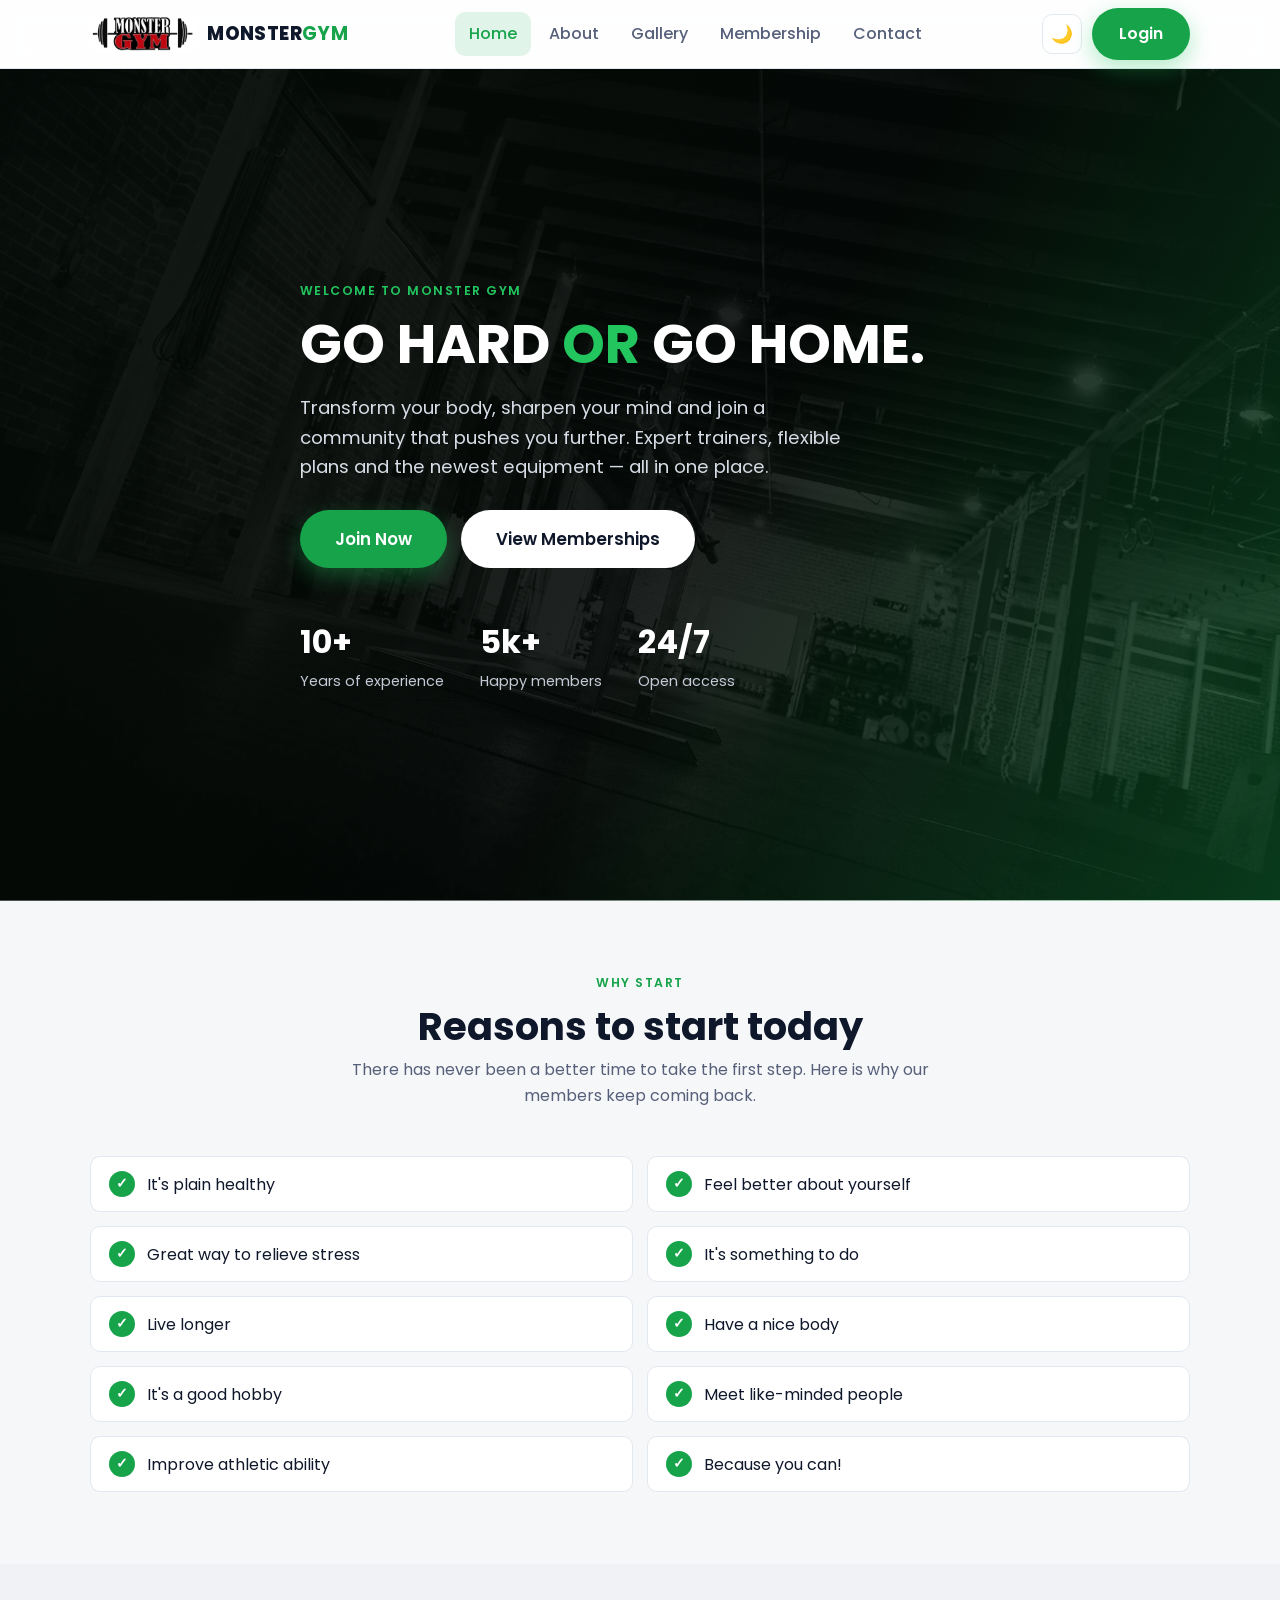
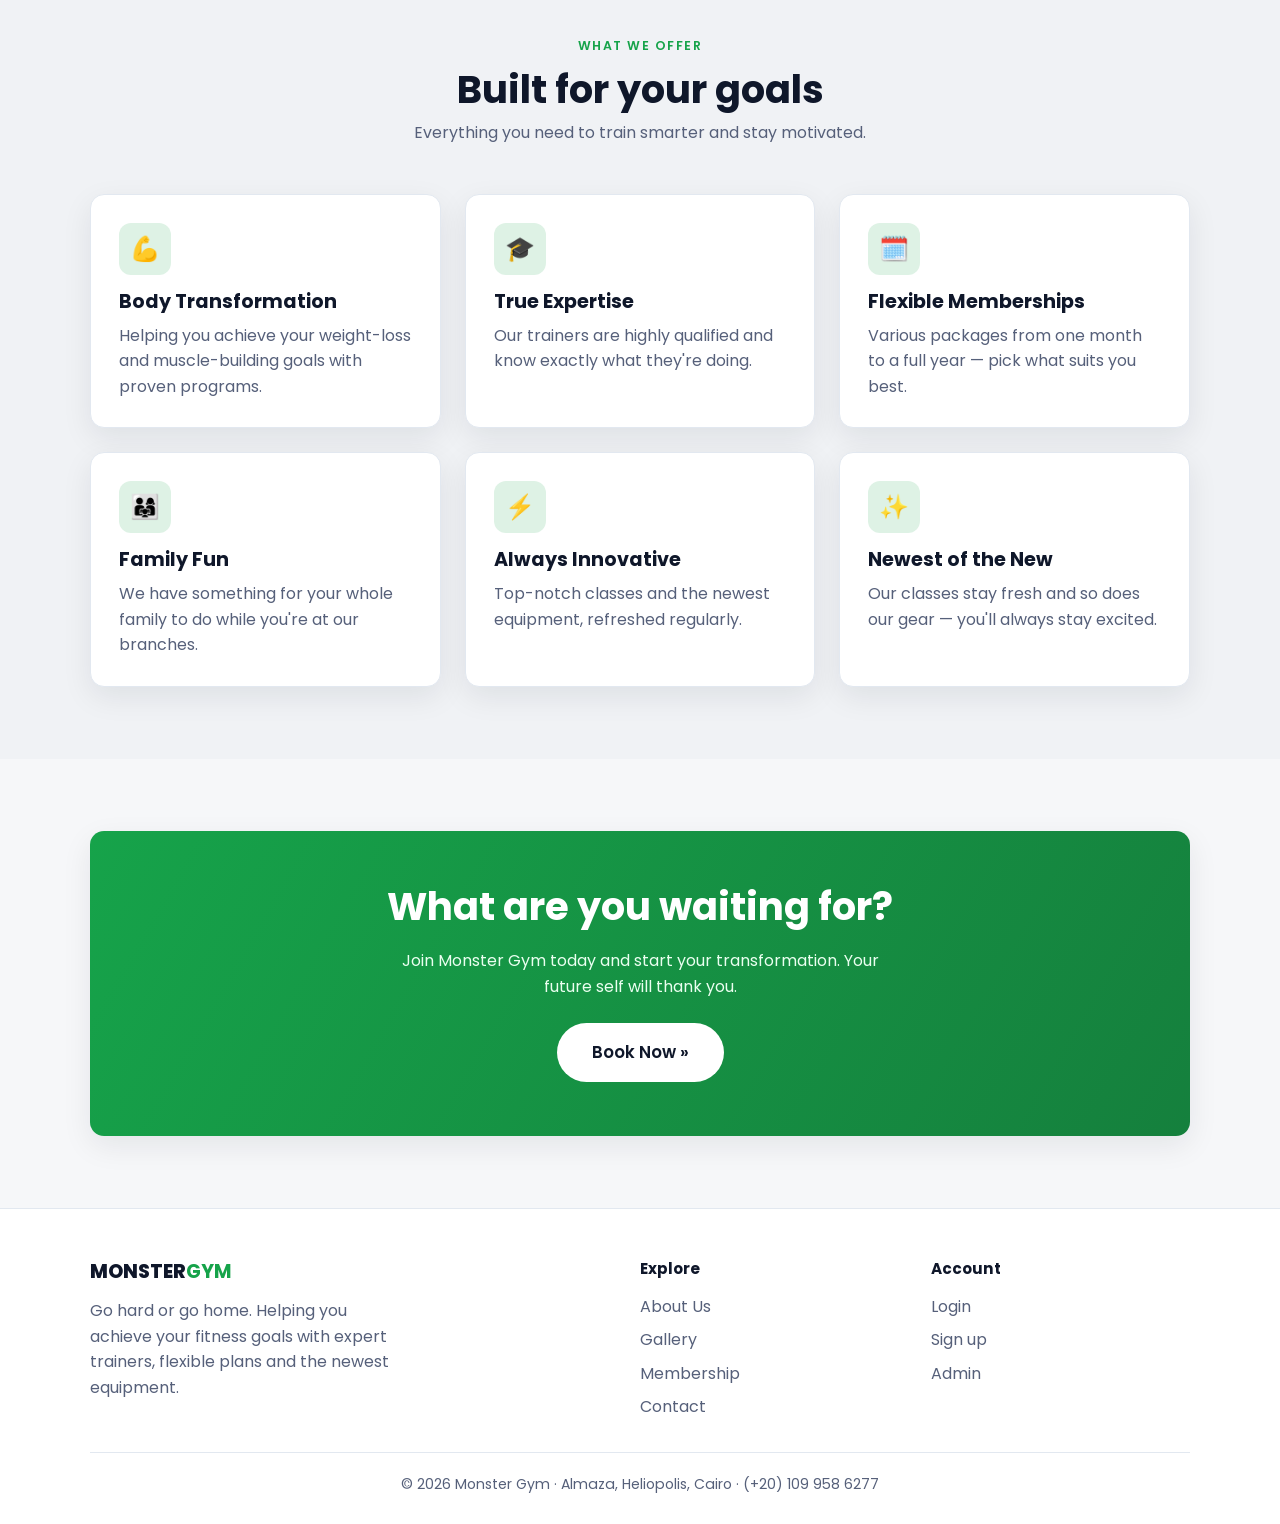
<file: index.html>
<!DOCTYPE html>
<html lang="en">
<head>
  <meta charset="UTF-8" />
  <meta name="viewport" content="width=device-width, initial-scale=1.0" />
  <title>Monster Gym — Go Hard or Go Home</title>
  <meta name="description" content="Monster Gym — expert trainers, flexible memberships and the newest equipment in Heliopolis, Cairo. Go hard or go home." />
  <link rel="icon" href="assets/img/icon.jpeg" />
  <link rel="preconnect" href="https://fonts.googleapis.com" />
  <link rel="preconnect" href="https://fonts.gstatic.com" crossorigin />
  <link href="https://fonts.googleapis.com/css2?family=Poppins:wght@400;500;600;700;800&display=swap" rel="stylesheet" />
  <link rel="stylesheet" href="assets/css/styles.css" />
  <script>(function(){try{var t=localStorage.getItem('mg-theme');if(t)document.documentElement.setAttribute('data-theme',t);}catch(e){}})();</script>
</head>
<body data-page="home">
  <div id="site-header"></div>

  <main>
    <!-- Hero -->
    <section class="hero">
      <div class="container hero-inner">
        <span class="eyebrow" style="color:var(--brand-400)">Welcome to Monster Gym</span>
        <h1>GO HARD <span class="accent">OR</span> GO HOME.</h1>
        <p>Transform your body, sharpen your mind and join a community that pushes you further. Expert trainers, flexible plans and the newest equipment — all in one place.</p>
        <div class="hero-actions">
          <a class="btn btn-primary btn-lg" href="signup.html">Join Now</a>
          <a class="btn btn-light btn-lg" href="booking.html">View Memberships</a>
        </div>
        <div class="hero-stats">
          <div class="stat"><strong>10+</strong><span>Years of experience</span></div>
          <div class="stat"><strong>5k+</strong><span>Happy members</span></div>
          <div class="stat"><strong>24/7</strong><span>Open access</span></div>
        </div>
      </div>
    </section>

    <!-- Reasons -->
    <section class="section">
      <div class="container">
        <span class="eyebrow" style="display:block;text-align:center">Why start</span>
        <h2 class="section-title">Reasons to start today</h2>
        <p class="section-subtitle">There has never been a better time to take the first step. Here is why our members keep coming back.</p>
        <ul class="reasons">
          <li>It's plain healthy</li>
          <li>Feel better about yourself</li>
          <li>Great way to relieve stress</li>
          <li>It's something to do</li>
          <li>Live longer</li>
          <li>Have a nice body</li>
          <li>It's a good hobby</li>
          <li>Meet like-minded people</li>
          <li>Improve athletic ability</li>
          <li>Because you can!</li>
        </ul>
      </div>
    </section>

    <!-- Features -->
    <section class="section" style="background:var(--surface-2)">
      <div class="container">
        <span class="eyebrow" style="display:block;text-align:center">What we offer</span>
        <h2 class="section-title">Built for your goals</h2>
        <p class="section-subtitle">Everything you need to train smarter and stay motivated.</p>
        <div class="grid grid-3">
          <article class="card" data-reveal>
            <div class="card-icon">💪</div>
            <h3>Body Transformation</h3>
            <p>Helping you achieve your weight-loss and muscle-building goals with proven programs.</p>
          </article>
          <article class="card" data-reveal>
            <div class="card-icon">🎓</div>
            <h3>True Expertise</h3>
            <p>Our trainers are highly qualified and know exactly what they're doing.</p>
          </article>
          <article class="card" data-reveal>
            <div class="card-icon">🗓️</div>
            <h3>Flexible Memberships</h3>
            <p>Various packages from one month to a full year — pick what suits you best.</p>
          </article>
          <article class="card" data-reveal>
            <div class="card-icon">👨‍👩‍👧</div>
            <h3>Family Fun</h3>
            <p>We have something for your whole family to do while you're at our branches.</p>
          </article>
          <article class="card" data-reveal>
            <div class="card-icon">⚡</div>
            <h3>Always Innovative</h3>
            <p>Top-notch classes and the newest equipment, refreshed regularly.</p>
          </article>
          <article class="card" data-reveal>
            <div class="card-icon">✨</div>
            <h3>Newest of the New</h3>
            <p>Our classes stay fresh and so does our gear — you'll always stay excited.</p>
          </article>
        </div>
      </div>
    </section>

    <!-- CTA -->
    <section class="section">
      <div class="container">
        <div class="card" style="text-align:center;padding:54px 28px;background:linear-gradient(120deg,var(--brand),var(--brand-600));border:none;color:#fff">
          <h2 style="color:#fff">What are you waiting for?</h2>
          <p style="color:#eafff0;max-width:520px;margin:0 auto 24px">Join Monster Gym today and start your transformation. Your future self will thank you.</p>
          <a class="btn btn-light btn-lg" href="booking.html">Book Now »</a>
        </div>
      </div>
    </section>
  </main>

  <div id="site-footer"></div>
  <script src="assets/js/app.js" defer></script>
</body>
</html>
</file>
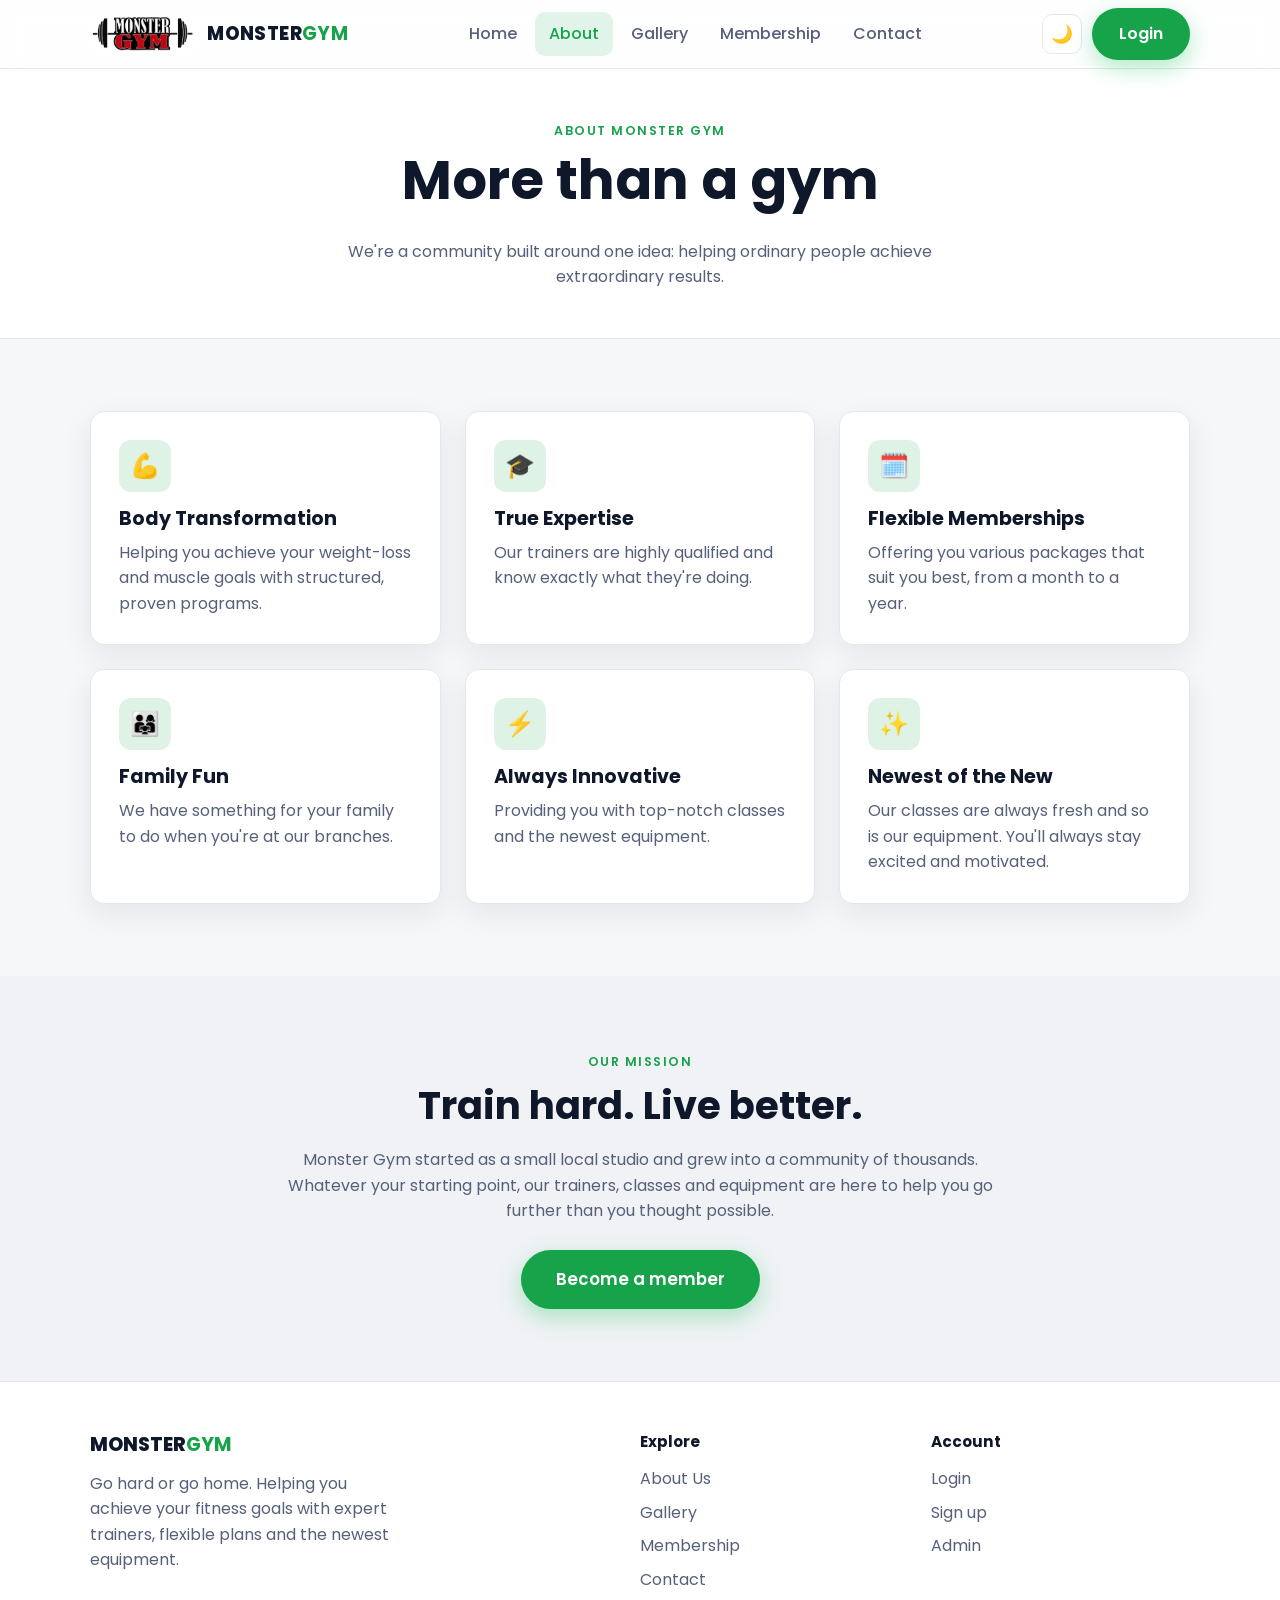
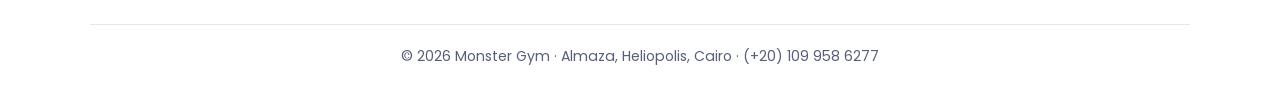
<file: about.html>
<!DOCTYPE html>
<html lang="en">
<head>
  <meta charset="UTF-8" />
  <meta name="viewport" content="width=device-width, initial-scale=1.0" />
  <title>About Us | Monster Gym</title>
  <meta name="description" content="Learn about Monster Gym — our mission, our trainers and what makes us different." />
  <link rel="icon" href="assets/img/icon.jpeg" />
  <link rel="preconnect" href="https://fonts.googleapis.com" />
  <link rel="preconnect" href="https://fonts.gstatic.com" crossorigin />
  <link href="https://fonts.googleapis.com/css2?family=Poppins:wght@400;500;600;700;800&display=swap" rel="stylesheet" />
  <link rel="stylesheet" href="assets/css/styles.css" />
  <script>(function(){try{var t=localStorage.getItem('mg-theme');if(t)document.documentElement.setAttribute('data-theme',t);}catch(e){}})();</script>
</head>
<body data-page="about">
  <div id="site-header"></div>

  <main>
    <section class="page-head">
      <div class="container">
        <span class="eyebrow">About Monster Gym</span>
        <h1>More than a gym</h1>
        <p>We're a community built around one idea: helping ordinary people achieve extraordinary results.</p>
      </div>
    </section>

    <section class="section">
      <div class="container">
        <div class="grid grid-3">
          <article class="card" data-reveal>
            <div class="card-icon">💪</div>
            <h3>Body Transformation</h3>
            <p>Helping you achieve your weight-loss and muscle goals with structured, proven programs.</p>
          </article>
          <article class="card" data-reveal>
            <div class="card-icon">🎓</div>
            <h3>True Expertise</h3>
            <p>Our trainers are highly qualified and know exactly what they're doing.</p>
          </article>
          <article class="card" data-reveal>
            <div class="card-icon">🗓️</div>
            <h3>Flexible Memberships</h3>
            <p>Offering you various packages that suit you best, from a month to a year.</p>
          </article>
          <article class="card" data-reveal>
            <div class="card-icon">👨‍👩‍👧</div>
            <h3>Family Fun</h3>
            <p>We have something for your family to do when you're at our branches.</p>
          </article>
          <article class="card" data-reveal>
            <div class="card-icon">⚡</div>
            <h3>Always Innovative</h3>
            <p>Providing you with top-notch classes and the newest equipment.</p>
          </article>
          <article class="card" data-reveal>
            <div class="card-icon">✨</div>
            <h3>Newest of the New</h3>
            <p>Our classes are always fresh and so is our equipment. You'll always stay excited and motivated.</p>
          </article>
        </div>
      </div>
    </section>

    <section class="section" style="background:var(--surface-2)">
      <div class="container" style="max-width:760px;text-align:center">
        <span class="eyebrow">Our mission</span>
        <h2>Train hard. Live better.</h2>
        <p style="color:var(--text-muted)">Monster Gym started as a small local studio and grew into a community of thousands. Whatever your starting point, our trainers, classes and equipment are here to help you go further than you thought possible.</p>
        <a class="btn btn-primary btn-lg" href="signup.html" style="margin-top:10px">Become a member</a>
      </div>
    </section>
  </main>

  <div id="site-footer"></div>
  <script src="assets/js/app.js" defer></script>
</body>
</html>
</file>
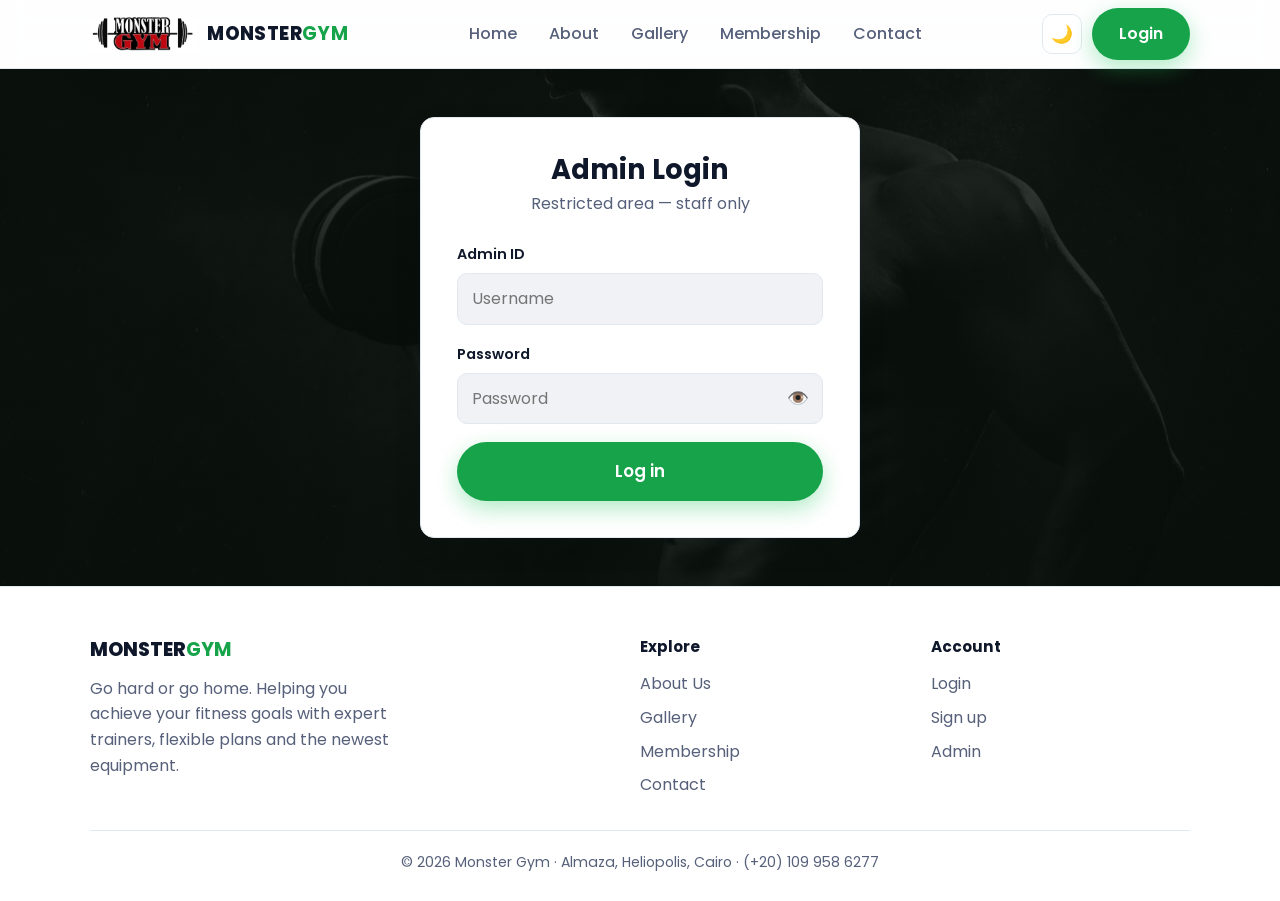
<file: admin-login.html>
<!DOCTYPE html>
<html lang="en">
<head>
  <meta charset="UTF-8" />
  <meta name="viewport" content="width=device-width, initial-scale=1.0" />
  <title>Admin Login | Monster Gym</title>
  <meta name="description" content="Monster Gym admin sign-in." />
  <link rel="icon" href="assets/img/icon.jpeg" />
  <link rel="preconnect" href="https://fonts.googleapis.com" />
  <link rel="preconnect" href="https://fonts.gstatic.com" crossorigin />
  <link href="https://fonts.googleapis.com/css2?family=Poppins:wght@400;500;600;700;800&display=swap" rel="stylesheet" />
  <link rel="stylesheet" href="assets/css/styles.css" />
  <script>(function(){try{var t=localStorage.getItem('mg-theme');if(t)document.documentElement.setAttribute('data-theme',t);}catch(e){}})();</script>
</head>
<body data-page="">
  <div id="site-header"></div>

  <main>
    <div class="auth-wrap">
      <div class="form-card">
        <h1>Admin Login</h1>
        <p class="form-sub">Restricted area — staff only</p>
        <form id="adminForm" novalidate>
          <div class="field">
            <label for="username">Admin ID</label>
            <div class="control"><input type="text" id="username" name="username" placeholder="Username" autocomplete="username" /></div>
            <span class="error"></span>
          </div>
          <div class="field">
            <label for="password">Password</label>
            <div class="control">
              <input type="password" id="password" name="password" placeholder="Password" autocomplete="current-password" />
              <button type="button" class="pw-toggle" aria-label="Show password">👁️</button>
            </div>
            <span class="error"></span>
          </div>
          <button type="submit" class="btn btn-primary btn-block btn-lg">Log in</button>
        </form>
      </div>
    </div>
  </main>

  <div id="site-footer"></div>
  <script src="assets/js/app.js" defer></script>
</body>
</html>
</file>
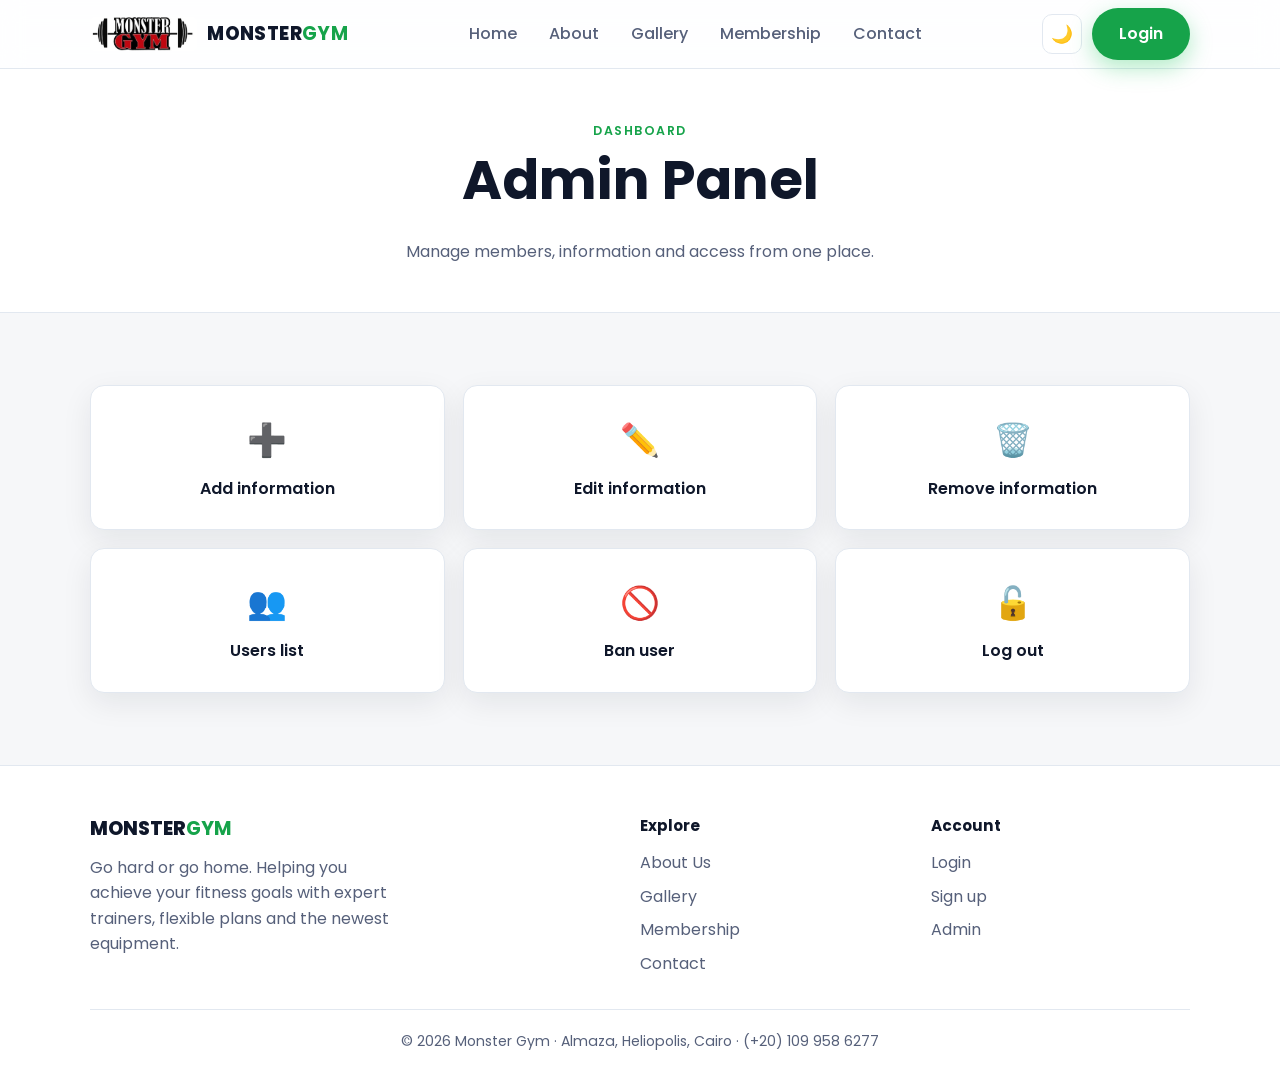
<file: admin.html>
<!DOCTYPE html>
<html lang="en">
<head>
  <meta charset="UTF-8" />
  <meta name="viewport" content="width=device-width, initial-scale=1.0" />
  <title>Admin Panel | Monster Gym</title>
  <meta name="description" content="Monster Gym admin dashboard." />
  <link rel="icon" href="assets/img/icon.jpeg" />
  <link rel="preconnect" href="https://fonts.googleapis.com" />
  <link rel="preconnect" href="https://fonts.gstatic.com" crossorigin />
  <link href="https://fonts.googleapis.com/css2?family=Poppins:wght@400;500;600;700;800&display=swap" rel="stylesheet" />
  <link rel="stylesheet" href="assets/css/styles.css" />
  <script>(function(){try{var t=localStorage.getItem('mg-theme');if(t)document.documentElement.setAttribute('data-theme',t);}catch(e){}})();</script>
</head>
<body data-page="">
  <div id="site-header"></div>

  <main>
    <section class="page-head">
      <div class="container">
        <span class="eyebrow">Dashboard</span>
        <h1>Admin Panel</h1>
        <p>Manage members, information and access from one place.</p>
      </div>
    </section>

    <section class="section">
      <div class="container">
        <div class="admin-grid">
          <div class="admin-tile" data-action="Add information"><span class="tile-icon">➕</span>Add information</div>
          <div class="admin-tile" data-action="Edit information"><span class="tile-icon">✏️</span>Edit information</div>
          <div class="admin-tile" data-action="Remove information"><span class="tile-icon">🗑️</span>Remove information</div>
          <div class="admin-tile" data-action="Users list"><span class="tile-icon">👥</span>Users list</div>
          <div class="admin-tile" data-action="Ban user"><span class="tile-icon">🚫</span>Ban user</div>
          <a class="admin-tile" href="index.html" style="text-decoration:none;color:inherit"><span class="tile-icon">🔓</span>Log out</a>
        </div>
      </div>
    </section>
  </main>

  <div id="site-footer"></div>
  <script src="assets/js/app.js" defer></script>
  <script>
    // Demo placeholders for the admin actions (no backend in this front-end project)
    document.querySelectorAll('.admin-tile[data-action]').forEach(function (tile) {
      tile.addEventListener('click', function () {
        var t = document.querySelector('.toast');
        if (!t) { t = document.createElement('div'); t.className = 'toast'; document.body.appendChild(t); }
        t.textContent = '"' + tile.dataset.action + '" is a demo action.';
        requestAnimationFrame(function () { t.classList.add('show'); });
        setTimeout(function () { t.classList.remove('show'); }, 2400);
      });
    });
  </script>
</body>
</html>
</file>
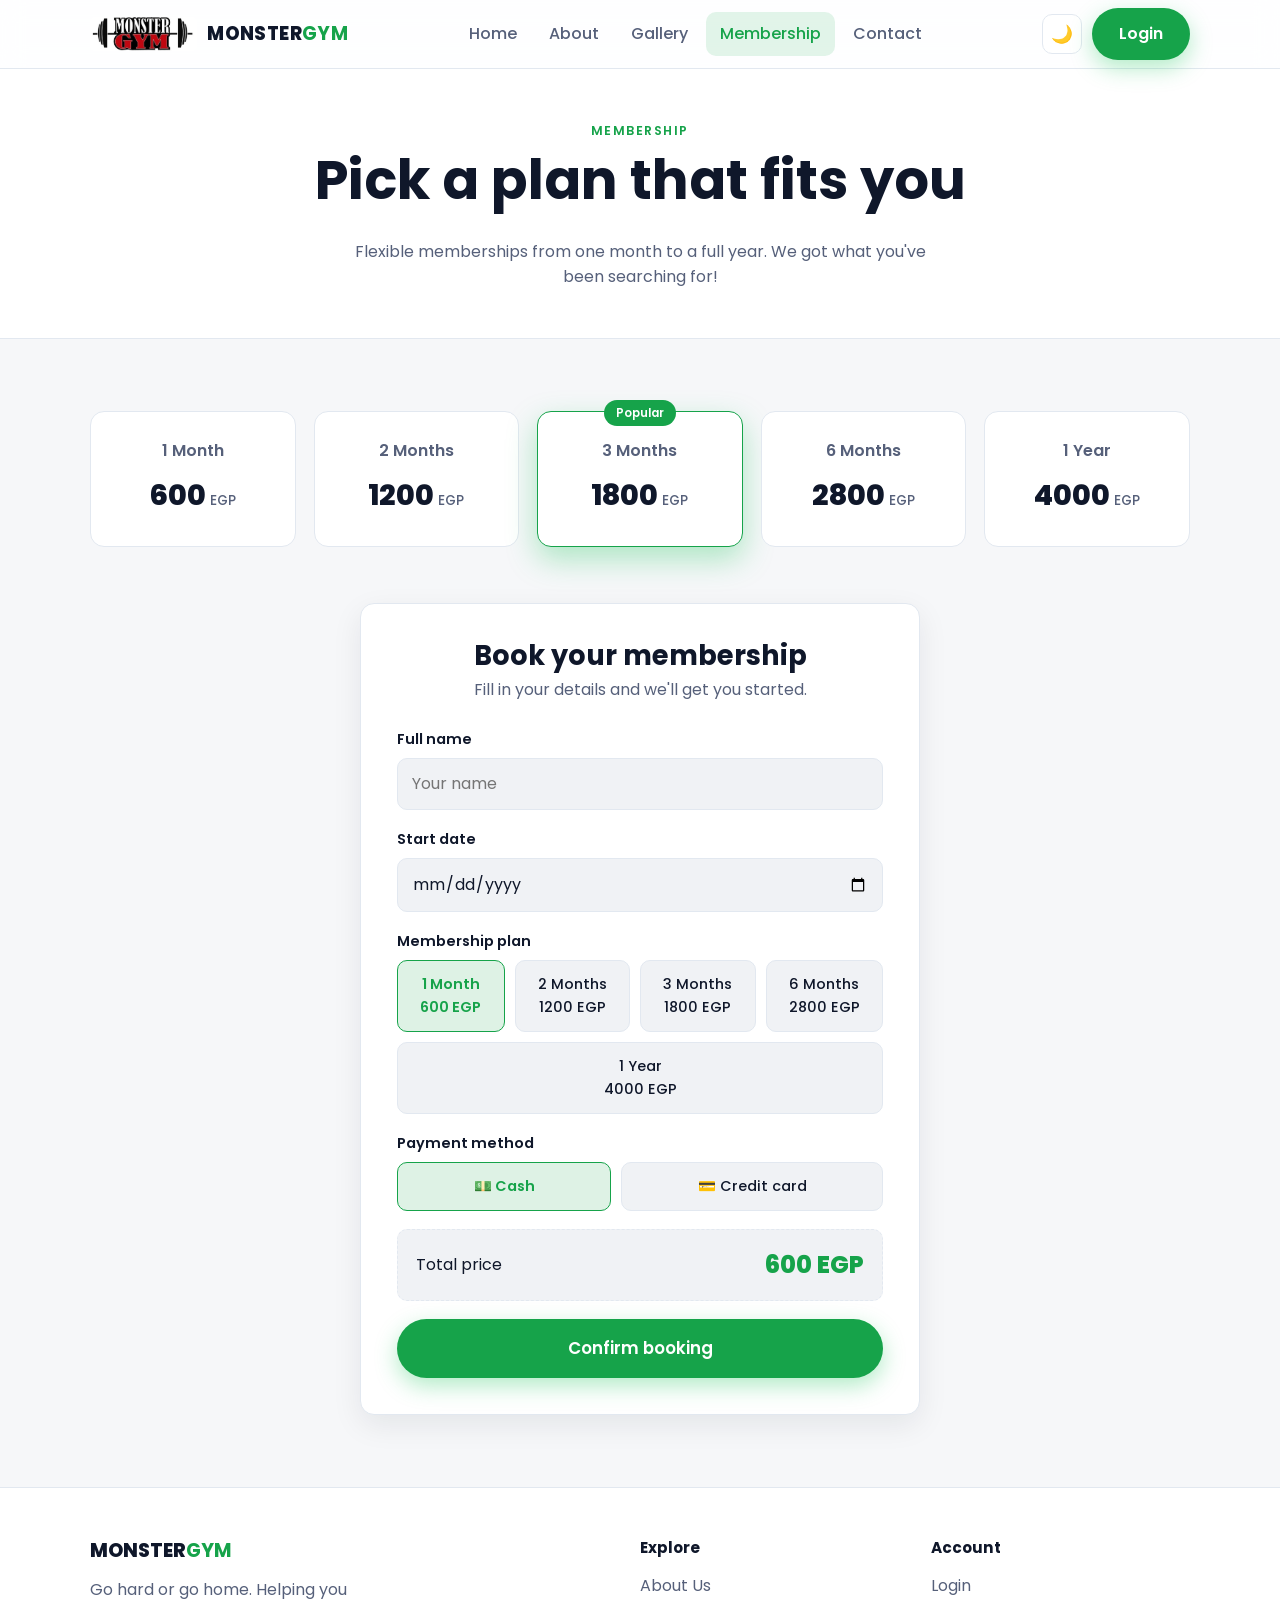
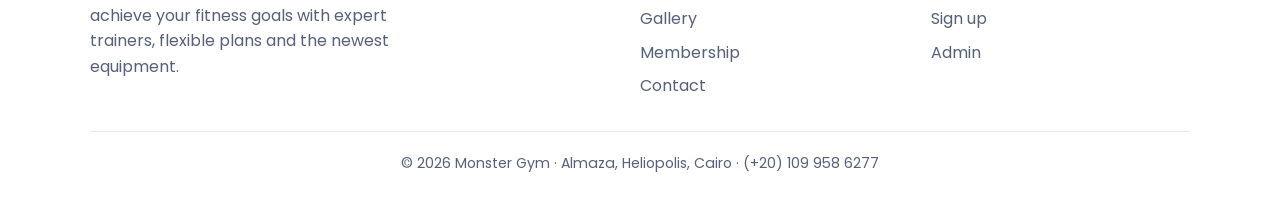
<file: booking.html>
<!DOCTYPE html>
<html lang="en">
<head>
  <meta charset="UTF-8" />
  <meta name="viewport" content="width=device-width, initial-scale=1.0" />
  <title>Membership & Booking | Monster Gym</title>
  <meta name="description" content="Choose a Monster Gym membership plan and book your start date." />
  <link rel="icon" href="assets/img/icon.jpeg" />
  <link rel="preconnect" href="https://fonts.googleapis.com" />
  <link rel="preconnect" href="https://fonts.gstatic.com" crossorigin />
  <link href="https://fonts.googleapis.com/css2?family=Poppins:wght@400;500;600;700;800&display=swap" rel="stylesheet" />
  <link rel="stylesheet" href="assets/css/styles.css" />
  <script>(function(){try{var t=localStorage.getItem('mg-theme');if(t)document.documentElement.setAttribute('data-theme',t);}catch(e){}})();</script>
</head>
<body data-page="booking">
  <div id="site-header"></div>

  <main>
    <section class="page-head">
      <div class="container">
        <span class="eyebrow">Membership</span>
        <h1>Pick a plan that fits you</h1>
        <p>Flexible memberships from one month to a full year. We got what you've been searching for!</p>
      </div>
    </section>

    <section class="section">
      <div class="container">
        <div class="plans" style="margin-bottom:56px">
          <div class="plan"><div class="plan-name">1 Month</div><div class="price">600<small> EGP</small></div></div>
          <div class="plan"><div class="plan-name">2 Months</div><div class="price">1200<small> EGP</small></div></div>
          <div class="plan featured"><div class="badge">Popular</div><div class="plan-name">3 Months</div><div class="price">1800<small> EGP</small></div></div>
          <div class="plan"><div class="plan-name">6 Months</div><div class="price">2800<small> EGP</small></div></div>
          <div class="plan"><div class="plan-name">1 Year</div><div class="price">4000<small> EGP</small></div></div>
        </div>

        <div class="form-card wide" style="margin:0 auto">
          <h1>Book your membership</h1>
          <p class="form-sub">Fill in your details and we'll get you started.</p>
          <form id="bookingForm" novalidate>
            <div class="field">
              <label for="fullname">Full name</label>
              <div class="control"><input type="text" id="fullname" name="fullname" placeholder="Your name" /></div>
              <span class="error"></span>
            </div>
            <div class="field">
              <label for="startdate">Start date</label>
              <div class="control"><input type="date" id="startdate" name="startdate" /></div>
              <span class="error"></span>
            </div>

            <div class="field">
              <label>Membership plan</label>
              <div class="radio-group">
                <span class="radio-pill"><input type="radio" id="p1" name="plan" value="600" checked /><label for="p1">1 Month<br />600 EGP</label></span>
                <span class="radio-pill"><input type="radio" id="p2" name="plan" value="1200" /><label for="p2">2 Months<br />1200 EGP</label></span>
                <span class="radio-pill"><input type="radio" id="p3" name="plan" value="1800" /><label for="p3">3 Months<br />1800 EGP</label></span>
                <span class="radio-pill"><input type="radio" id="p4" name="plan" value="2800" /><label for="p4">6 Months<br />2800 EGP</label></span>
                <span class="radio-pill"><input type="radio" id="p5" name="plan" value="4000" /><label for="p5">1 Year<br />4000 EGP</label></span>
              </div>
            </div>

            <div class="field">
              <label>Payment method</label>
              <div class="radio-group">
                <span class="radio-pill"><input type="radio" id="pay-cash" name="payment" value="Cash" checked /><label for="pay-cash">💵 Cash</label></span>
                <span class="radio-pill"><input type="radio" id="pay-card" name="payment" value="Credit card" /><label for="pay-card">💳 Credit card</label></span>
              </div>
            </div>

            <div class="summary">
              <span>Total price</span>
              <span class="amount" id="summaryPrice">600 EGP</span>
            </div>

            <button type="submit" class="btn btn-primary btn-block btn-lg">Confirm booking</button>
          </form>
        </div>
      </div>
    </section>
  </main>

  <div id="site-footer"></div>
  <script src="assets/js/app.js" defer></script>
</body>
</html>
</file>
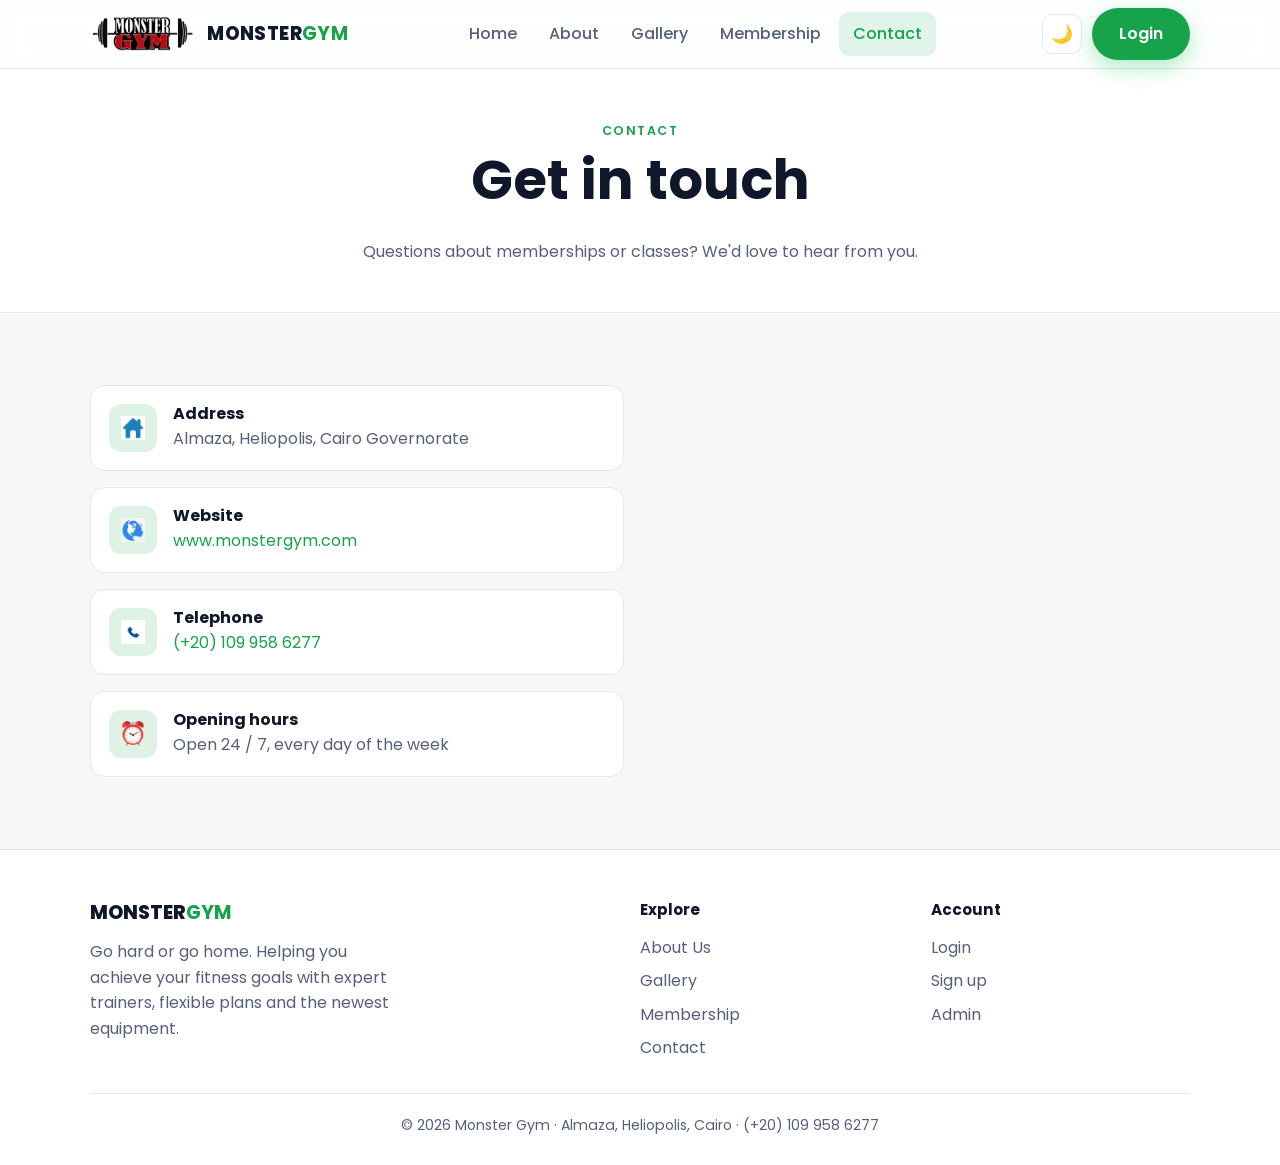
<file: contact.html>
<!DOCTYPE html>
<html lang="en">
<head>
  <meta charset="UTF-8" />
  <meta name="viewport" content="width=device-width, initial-scale=1.0" />
  <title>Contact Us | Monster Gym</title>
  <meta name="description" content="Get in touch with Monster Gym — address, phone and website." />
  <link rel="icon" href="assets/img/icon.jpeg" />
  <link rel="preconnect" href="https://fonts.googleapis.com" />
  <link rel="preconnect" href="https://fonts.gstatic.com" crossorigin />
  <link href="https://fonts.googleapis.com/css2?family=Poppins:wght@400;500;600;700;800&display=swap" rel="stylesheet" />
  <link rel="stylesheet" href="assets/css/styles.css" />
  <script>(function(){try{var t=localStorage.getItem('mg-theme');if(t)document.documentElement.setAttribute('data-theme',t);}catch(e){}})();</script>
</head>
<body data-page="contact">
  <div id="site-header"></div>

  <main>
    <section class="page-head">
      <div class="container">
        <span class="eyebrow">Contact</span>
        <h1>Get in touch</h1>
        <p>Questions about memberships or classes? We'd love to hear from you.</p>
      </div>
    </section>

    <section class="section">
      <div class="container">
        <div class="contact-grid">
          <div class="contact-list">
            <div class="contact-item">
              <div class="ci-icon"><img src="assets/img/location.png" alt="" /></div>
              <div>
                <h3>Address</h3>
                <p>Almaza, Heliopolis, Cairo Governorate</p>
              </div>
            </div>
            <div class="contact-item">
              <div class="ci-icon"><img src="assets/img/earth.png" alt="" /></div>
              <div>
                <h3>Website</h3>
                <p><a href="index.html">www.monstergym.com</a></p>
              </div>
            </div>
            <div class="contact-item">
              <div class="ci-icon"><img src="assets/img/phone.png" alt="" /></div>
              <div>
                <h3>Telephone</h3>
                <p><a href="tel:+201099586277">(+20) 109 958 6277</a></p>
              </div>
            </div>
            <div class="contact-item">
              <div class="ci-icon" style="font-size:1.4rem">⏰</div>
              <div>
                <h3>Opening hours</h3>
                <p>Open 24 / 7, every day of the week</p>
              </div>
            </div>
          </div>
          <iframe
            class="map-embed"
            title="Monster Gym location map"
            loading="lazy"
            src="https://maps.google.com/maps?q=Almaza%2C%20Heliopolis%2C%20Cairo&t=&z=13&ie=UTF8&iwloc=&output=embed"
            referrerpolicy="no-referrer-when-downgrade"></iframe>
        </div>
      </div>
    </section>
  </main>

  <div id="site-footer"></div>
  <script src="assets/js/app.js" defer></script>
</body>
</html>
</file>
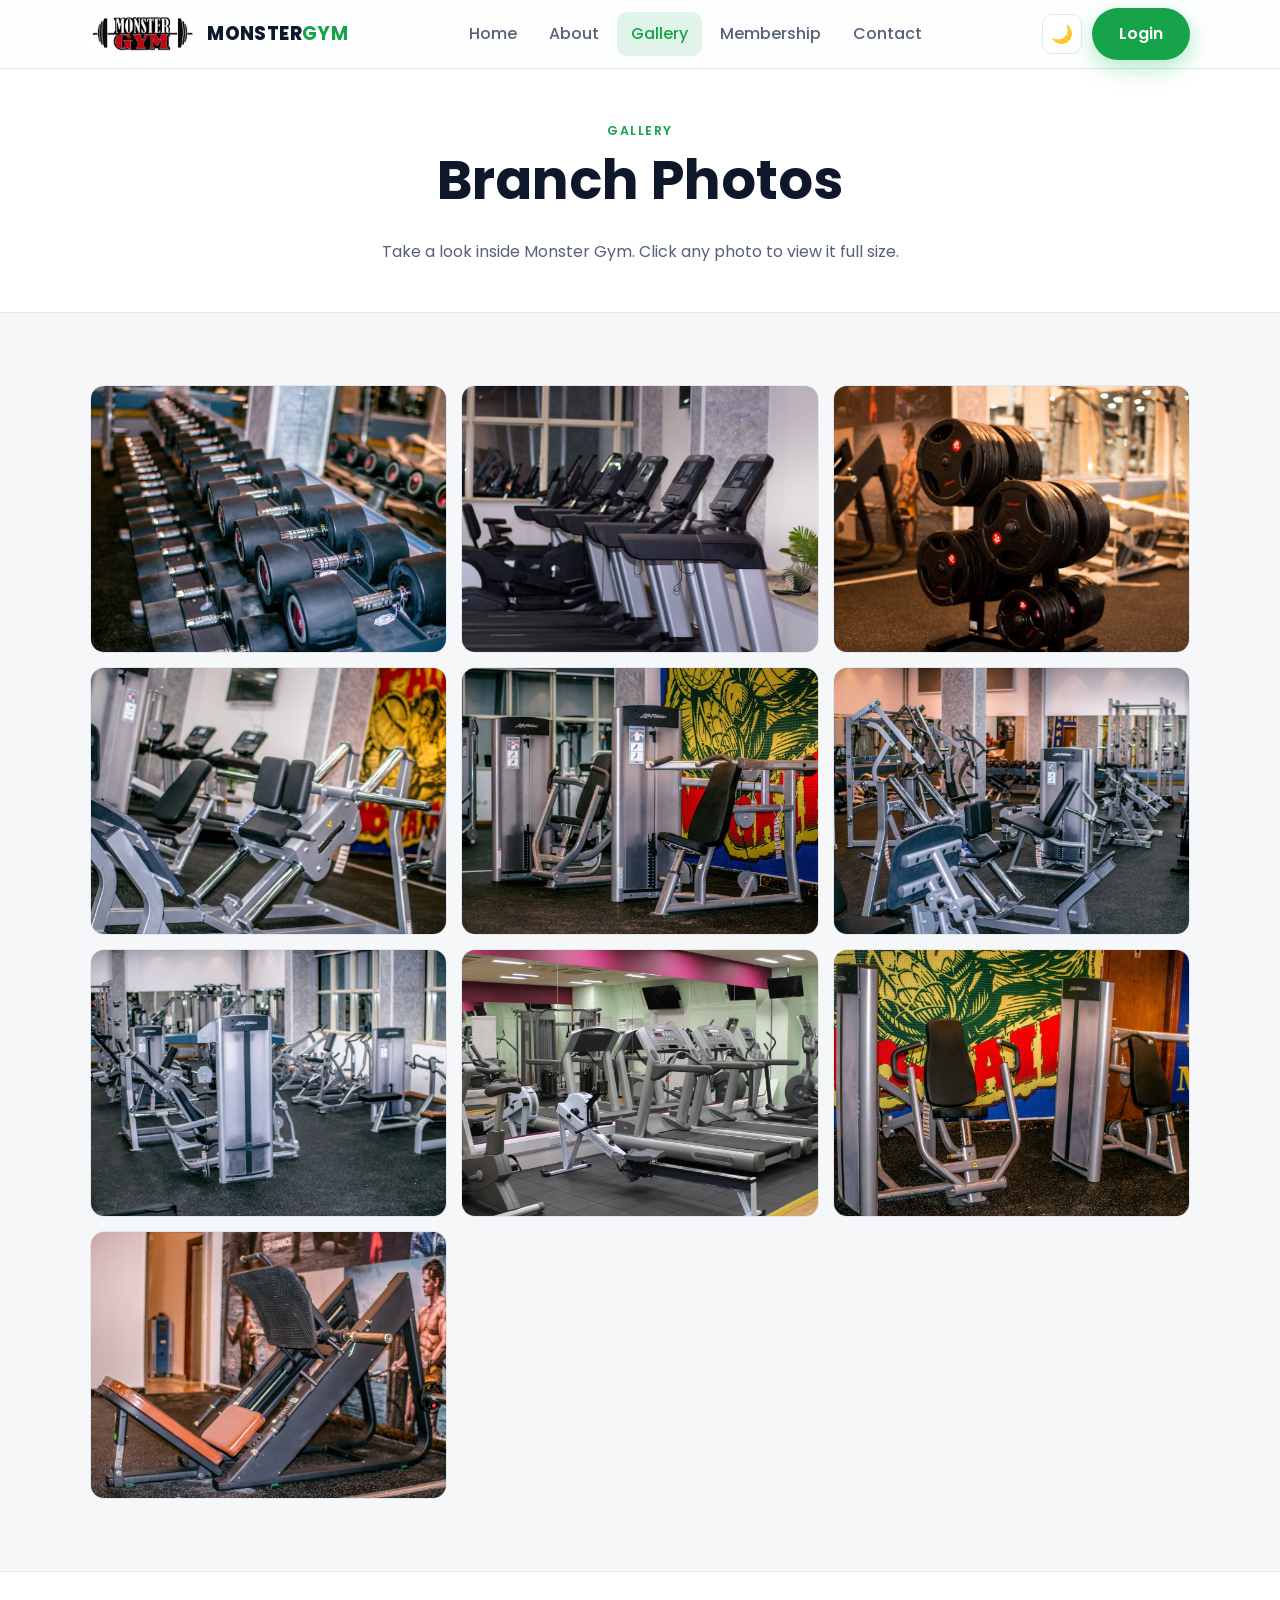
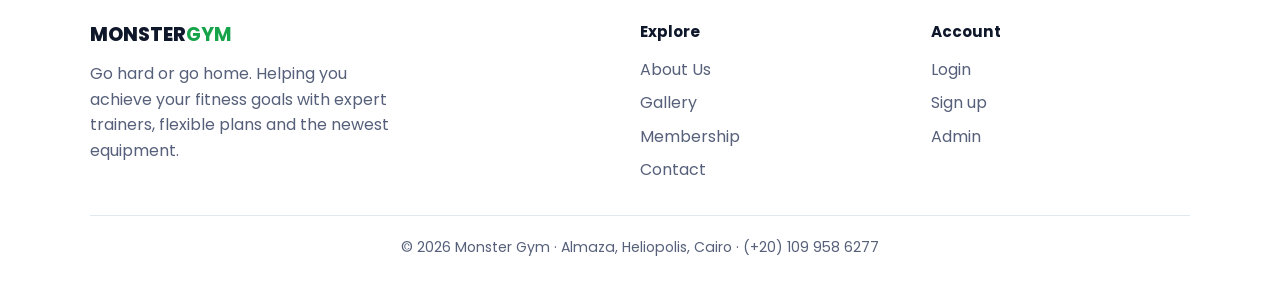
<file: gallery.html>
<!DOCTYPE html>
<html lang="en">
<head>
  <meta charset="UTF-8" />
  <meta name="viewport" content="width=device-width, initial-scale=1.0" />
  <title>Gallery | Monster Gym</title>
  <meta name="description" content="Take a look inside Monster Gym — photos from our branches." />
  <link rel="icon" href="assets/img/icon.jpeg" />
  <link rel="preconnect" href="https://fonts.googleapis.com" />
  <link rel="preconnect" href="https://fonts.gstatic.com" crossorigin />
  <link href="https://fonts.googleapis.com/css2?family=Poppins:wght@400;500;600;700;800&display=swap" rel="stylesheet" />
  <link rel="stylesheet" href="assets/css/styles.css" />
  <script>(function(){try{var t=localStorage.getItem('mg-theme');if(t)document.documentElement.setAttribute('data-theme',t);}catch(e){}})();</script>
</head>
<body data-page="gallery">
  <div id="site-header"></div>

  <main>
    <section class="page-head">
      <div class="container">
        <span class="eyebrow">Gallery</span>
        <h1>Branch Photos</h1>
        <p>Take a look inside Monster Gym. Click any photo to view it full size.</p>
      </div>
    </section>

    <section class="section">
      <div class="container">
        <div class="gallery-grid" id="galleryGrid">
          <figure><img src="assets/img/gallery/1.jpeg" alt="Monster Gym branch photo 1" loading="lazy" /></figure>
          <figure><img src="assets/img/gallery/2.jpeg" alt="Monster Gym branch photo 2" loading="lazy" /></figure>
          <figure><img src="assets/img/gallery/3.jpeg" alt="Monster Gym branch photo 3" loading="lazy" /></figure>
          <figure><img src="assets/img/gallery/4.jpeg" alt="Monster Gym branch photo 4" loading="lazy" /></figure>
          <figure><img src="assets/img/gallery/5.jpeg" alt="Monster Gym branch photo 5" loading="lazy" /></figure>
          <figure><img src="assets/img/gallery/6.jpeg" alt="Monster Gym branch photo 6" loading="lazy" /></figure>
          <figure><img src="assets/img/gallery/7.jpeg" alt="Monster Gym branch photo 7" loading="lazy" /></figure>
          <figure><img src="assets/img/gallery/8.jpeg" alt="Monster Gym branch photo 8" loading="lazy" /></figure>
          <figure><img src="assets/img/gallery/9.jpeg" alt="Monster Gym branch photo 9" loading="lazy" /></figure>
          <figure><img src="assets/img/gallery/10.jpeg" alt="Monster Gym branch photo 10" loading="lazy" /></figure>
        </div>
      </div>
    </section>
  </main>

  <div id="site-footer"></div>
  <script src="assets/js/app.js" defer></script>
</body>
</html>
</file>
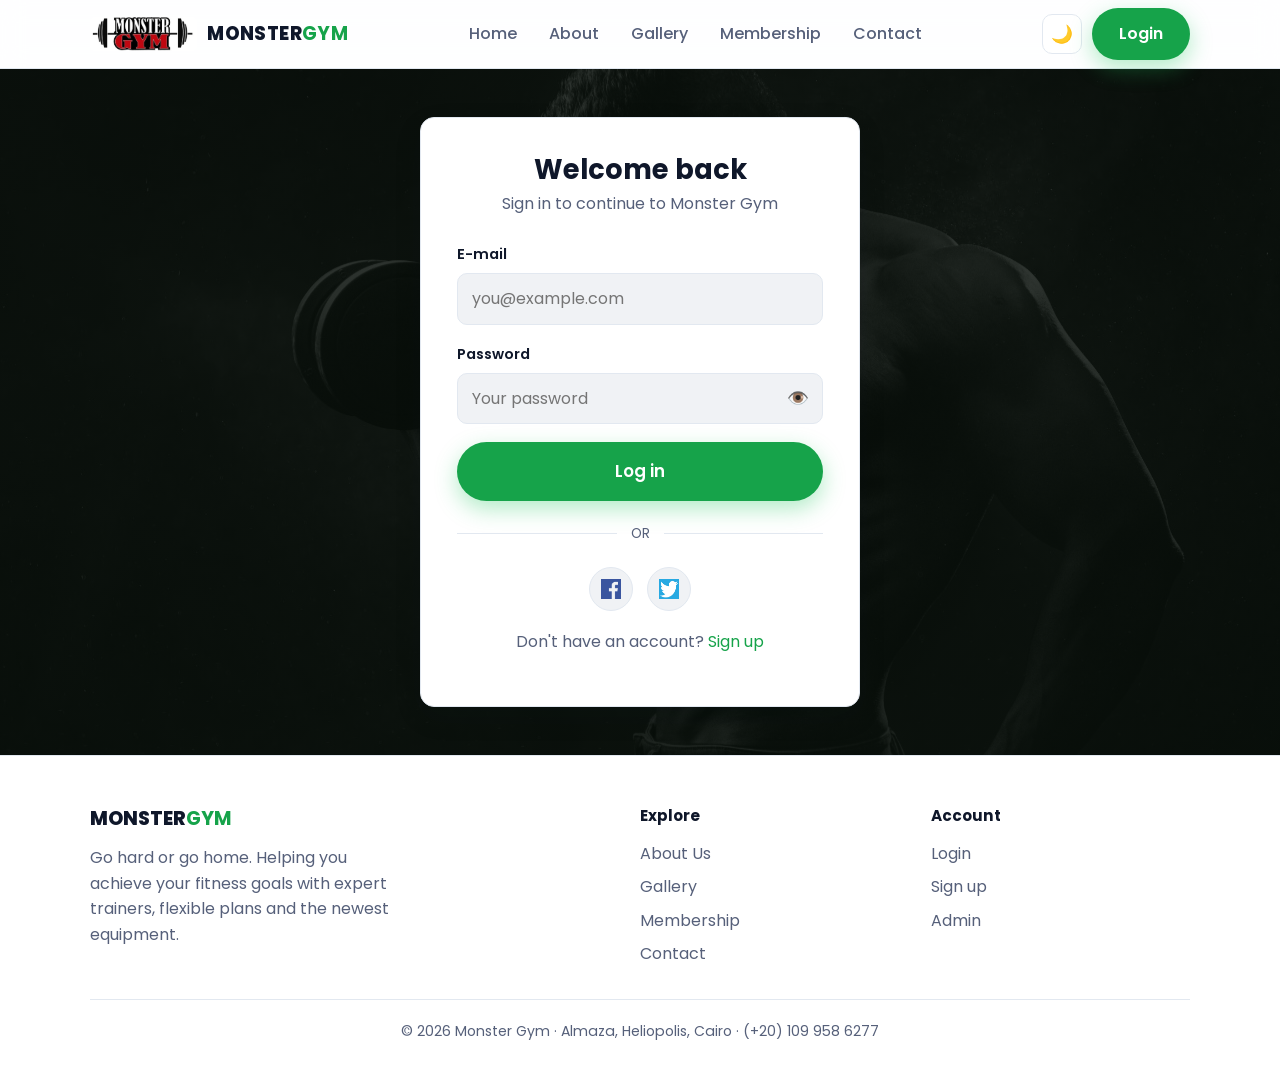
<file: login.html>
<!DOCTYPE html>
<html lang="en">
<head>
  <meta charset="UTF-8" />
  <meta name="viewport" content="width=device-width, initial-scale=1.0" />
  <title>Login | Monster Gym</title>
  <meta name="description" content="Sign in to your Monster Gym account." />
  <link rel="icon" href="assets/img/icon.jpeg" />
  <link rel="preconnect" href="https://fonts.googleapis.com" />
  <link rel="preconnect" href="https://fonts.gstatic.com" crossorigin />
  <link href="https://fonts.googleapis.com/css2?family=Poppins:wght@400;500;600;700;800&display=swap" rel="stylesheet" />
  <link rel="stylesheet" href="assets/css/styles.css" />
  <script>(function(){try{var t=localStorage.getItem('mg-theme');if(t)document.documentElement.setAttribute('data-theme',t);}catch(e){}})();</script>
</head>
<body data-page="">
  <div id="site-header"></div>

  <main>
    <div class="auth-wrap">
      <div class="form-card">
        <h1>Welcome back</h1>
        <p class="form-sub">Sign in to continue to Monster Gym</p>
        <form id="loginForm" novalidate>
          <div class="field">
            <label for="email">E-mail</label>
            <div class="control"><input type="email" id="email" name="email" placeholder="you@example.com" autocomplete="email" /></div>
            <span class="error"></span>
          </div>
          <div class="field">
            <label for="password">Password</label>
            <div class="control">
              <input type="password" id="password" name="password" placeholder="Your password" autocomplete="current-password" />
              <button type="button" class="pw-toggle" aria-label="Show password">👁️</button>
            </div>
            <span class="error"></span>
          </div>
          <button type="submit" class="btn btn-primary btn-block btn-lg">Log in</button>
        </form>

        <div class="divider">OR</div>
        <div class="social-row">
          <a href="https://www.facebook.com/" aria-label="Continue with Facebook" target="_blank" rel="noopener noreferrer"><img src="assets/img/facebook.png" alt="Facebook" /></a>
          <a href="https://twitter.com/login" aria-label="Continue with Twitter" target="_blank" rel="noopener noreferrer"><img src="assets/img/twitter.jpg" alt="Twitter" /></a>
        </div>

        <p class="form-foot">Don't have an account? <a href="signup.html">Sign up</a></p>
      </div>
    </div>
  </main>

  <div id="site-footer"></div>
  <script src="assets/js/app.js" defer></script>
</body>
</html>
</file>
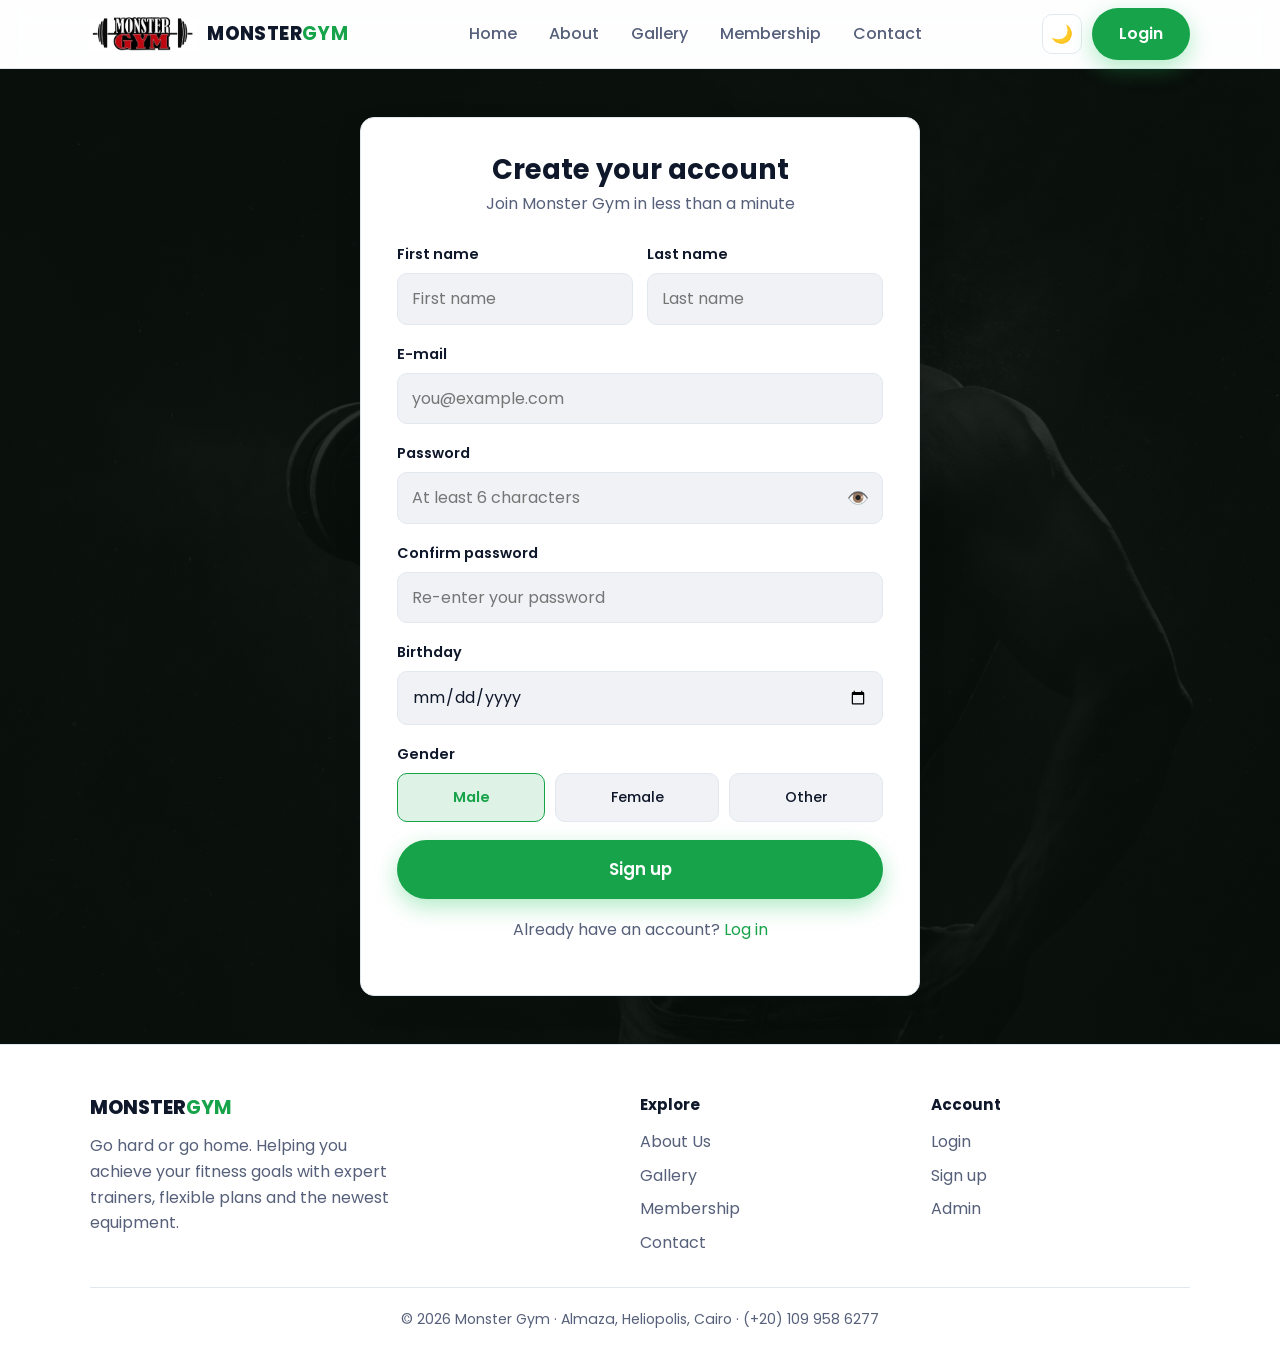
<file: signup.html>
<!DOCTYPE html>
<html lang="en">
<head>
  <meta charset="UTF-8" />
  <meta name="viewport" content="width=device-width, initial-scale=1.0" />
  <title>Sign up | Monster Gym</title>
  <meta name="description" content="Create your Monster Gym account and start training today." />
  <link rel="icon" href="assets/img/icon.jpeg" />
  <link rel="preconnect" href="https://fonts.googleapis.com" />
  <link rel="preconnect" href="https://fonts.gstatic.com" crossorigin />
  <link href="https://fonts.googleapis.com/css2?family=Poppins:wght@400;500;600;700;800&display=swap" rel="stylesheet" />
  <link rel="stylesheet" href="assets/css/styles.css" />
  <script>(function(){try{var t=localStorage.getItem('mg-theme');if(t)document.documentElement.setAttribute('data-theme',t);}catch(e){}})();</script>
</head>
<body data-page="">
  <div id="site-header"></div>

  <main>
    <div class="auth-wrap">
      <div class="form-card wide">
        <h1>Create your account</h1>
        <p class="form-sub">Join Monster Gym in less than a minute</p>
        <form id="signupForm" novalidate>
          <div class="field-row">
            <div class="field">
              <label for="firstname">First name</label>
              <div class="control"><input type="text" id="firstname" name="firstname" placeholder="First name" /></div>
              <span class="error"></span>
            </div>
            <div class="field">
              <label for="lastname">Last name</label>
              <div class="control"><input type="text" id="lastname" name="lastname" placeholder="Last name" /></div>
              <span class="error"></span>
            </div>
          </div>

          <div class="field">
            <label for="email">E-mail</label>
            <div class="control"><input type="email" id="email" name="email" placeholder="you@example.com" autocomplete="email" /></div>
            <span class="error"></span>
          </div>

          <div class="field">
            <label for="password">Password</label>
            <div class="control">
              <input type="password" id="password" name="password" placeholder="At least 6 characters" autocomplete="new-password" />
              <button type="button" class="pw-toggle" aria-label="Show password">👁️</button>
            </div>
            <span class="error"></span>
          </div>

          <div class="field">
            <label for="confirm">Confirm password</label>
            <div class="control"><input type="password" id="confirm" name="confirm" placeholder="Re-enter your password" autocomplete="new-password" /></div>
            <span class="error"></span>
          </div>

          <div class="field">
            <label for="birthday">Birthday</label>
            <div class="control"><input type="date" id="birthday" name="birthday" /></div>
            <span class="error"></span>
          </div>

          <div class="field">
            <label>Gender</label>
            <div class="radio-group">
              <span class="radio-pill"><input type="radio" id="g-male" name="gender" value="male" checked /><label for="g-male">Male</label></span>
              <span class="radio-pill"><input type="radio" id="g-female" name="gender" value="female" /><label for="g-female">Female</label></span>
              <span class="radio-pill"><input type="radio" id="g-other" name="gender" value="other" /><label for="g-other">Other</label></span>
            </div>
          </div>

          <button type="submit" class="btn btn-primary btn-block btn-lg">Sign up</button>
        </form>
        <p class="form-foot">Already have an account? <a href="login.html">Log in</a></p>
      </div>
    </div>
  </main>

  <div id="site-footer"></div>
  <script src="assets/js/app.js" defer></script>
</body>
</html>
</file>
<file: assets/css/styles.css>
/* ============================================================
   Monster Gym — modern stylesheet
   Design tokens, layout, components. Mobile-first & responsive.
   ============================================================ */

:root {
  /* Brand */
  --brand: #16a34a;
  --brand-600: #15803d;
  --brand-400: #22c55e;
  --brand-glow: rgba(34, 197, 94, 0.35);

  /* Light theme surfaces */
  --bg: #f6f7f9;
  --surface: #ffffff;
  --surface-2: #f0f2f5;
  --text: #0f172a;
  --text-muted: #56607a;
  --border: #e2e8f0;
  --shadow: 0 10px 30px rgba(15, 23, 42, 0.08);

  --header-h: 68px;
  --radius: 14px;
  --radius-sm: 10px;
  --container: 1140px;

  --font: "Poppins", "Segoe UI", Tahoma, Geneva, Verdana, sans-serif;
}

[data-theme="dark"] {
  --bg: #0b1120;
  --surface: #111a2e;
  --surface-2: #182338;
  --text: #e8edf6;
  --text-muted: #9aa6c0;
  --border: #243049;
  --shadow: 0 14px 40px rgba(0, 0, 0, 0.5);
}

* { box-sizing: border-box; }

html { scroll-behavior: smooth; }

body {
  margin: 0;
  font-family: var(--font);
  background: var(--bg);
  color: var(--text);
  line-height: 1.6;
  -webkit-font-smoothing: antialiased;
  min-height: 100vh;
  display: flex;
  flex-direction: column;
}

img { max-width: 100%; display: block; }
a { color: var(--brand); text-decoration: none; }
a:hover { color: var(--brand-600); }

h1, h2, h3 { line-height: 1.15; margin: 0 0 0.5em; font-weight: 700; }
h1 { font-size: clamp(2rem, 5vw, 3.4rem); }
h2 { font-size: clamp(1.6rem, 3.5vw, 2.4rem); }
p { margin: 0 0 1rem; }

.container {
  width: 100%;
  max-width: var(--container);
  margin-inline: auto;
  padding-inline: 20px;
}

.section { padding: 72px 0; }
.section-title { text-align: center; margin-bottom: 8px; }
.section-subtitle {
  text-align: center;
  color: var(--text-muted);
  max-width: 620px;
  margin: 0 auto 48px;
}

.eyebrow {
  display: inline-block;
  color: var(--brand);
  font-weight: 600;
  letter-spacing: 0.12em;
  text-transform: uppercase;
  font-size: 0.78rem;
  margin-bottom: 12px;
}

/* ---------------- Buttons ---------------- */
.btn {
  display: inline-flex;
  align-items: center;
  justify-content: center;
  gap: 8px;
  padding: 12px 26px;
  border-radius: 999px;
  border: 1px solid transparent;
  font: inherit;
  font-weight: 600;
  cursor: pointer;
  transition: transform 0.15s ease, background 0.2s ease, box-shadow 0.2s ease, color 0.2s ease;
  white-space: nowrap;
}
.btn:active { transform: translateY(1px); }
.btn-primary {
  background: var(--brand);
  color: #fff;
  box-shadow: 0 8px 22px var(--brand-glow);
}
.btn-primary:hover { background: var(--brand-600); color: #fff; }
.btn-ghost {
  background: transparent;
  color: var(--text);
  border-color: var(--border);
}
.btn-ghost:hover { border-color: var(--brand); color: var(--brand); }
.btn-light {
  background: #fff;
  color: #0f172a;
}
.btn-light:hover { background: #e9fbe9; color: var(--brand-600); }
.btn-lg { padding: 15px 34px; font-size: 1.05rem; }
.btn-block { width: 100%; }

/* ---------------- Header / Nav ---------------- */
.site-header {
  position: sticky;
  top: 0;
  z-index: 50;
  background: color-mix(in srgb, var(--surface) 88%, transparent);
  backdrop-filter: blur(12px);
  border-bottom: 1px solid var(--border);
}
.nav {
  height: var(--header-h);
  display: flex;
  align-items: center;
  justify-content: space-between;
  gap: 16px;
}
.brand {
  display: flex;
  align-items: center;
  gap: 10px;
  font-weight: 800;
  font-size: 1.15rem;
  color: var(--text);
  letter-spacing: 0.02em;
}
.brand img { height: 34px; width: auto; border-radius: 6px; }
.brand span b { color: var(--brand); }

.nav-links {
  display: flex;
  align-items: center;
  gap: 4px;
  list-style: none;
  margin: 0;
  padding: 0;
}
.nav-links a {
  display: block;
  padding: 9px 14px;
  border-radius: 10px;
  color: var(--text-muted);
  font-weight: 500;
  transition: background 0.15s ease, color 0.15s ease;
}
.nav-links a:hover { color: var(--text); background: var(--surface-2); }
.nav-links a.active { color: var(--brand); background: color-mix(in srgb, var(--brand) 12%, transparent); }

.nav-actions { display: flex; align-items: center; gap: 10px; }

.icon-btn {
  width: 40px; height: 40px;
  display: grid; place-items: center;
  border-radius: 10px;
  border: 1px solid var(--border);
  background: var(--surface);
  color: var(--text);
  cursor: pointer;
  font-size: 1.1rem;
  transition: background 0.15s ease, border-color 0.15s ease;
}
.icon-btn:hover { border-color: var(--brand); }

.nav-toggle { display: none; }

/* ---------------- Hero ---------------- */
.hero {
  position: relative;
  min-height: calc(100vh - var(--header-h));
  display: grid;
  align-items: center;
  color: #fff;
  isolation: isolate;
  overflow: hidden;
}
.hero::before {
  content: "";
  position: absolute; inset: 0;
  background: url("../img/wallpaper2.jpeg") center/cover no-repeat fixed;
  z-index: -2;
}
.hero::after {
  content: "";
  position: absolute; inset: 0;
  background: linear-gradient(120deg, rgba(5, 12, 8, 0.86) 0%, rgba(5, 12, 8, 0.55) 55%, rgba(22, 163, 74, 0.35) 100%);
  z-index: -1;
}
.hero-inner { max-width: 720px; padding-block: 60px; }
.hero h1 { color: #fff; margin-bottom: 18px; }
.hero h1 .accent { color: var(--brand-400); }
.hero p { color: #d7dce6; font-size: 1.15rem; max-width: 560px; }
.hero-actions { display: flex; flex-wrap: wrap; gap: 14px; margin-top: 28px; }
.hero-stats {
  display: flex; flex-wrap: wrap; gap: 36px; margin-top: 48px;
}
.hero-stats .stat strong { display: block; font-size: 2rem; color: #fff; }
.hero-stats .stat span { color: #c4cad6; font-size: 0.9rem; }

/* ---------------- Cards / Features ---------------- */
.grid { display: grid; gap: 24px; }
.grid-3 { grid-template-columns: repeat(3, 1fr); }
.grid-2 { grid-template-columns: repeat(2, 1fr); }

.card {
  background: var(--surface);
  border: 1px solid var(--border);
  border-radius: var(--radius);
  padding: 28px;
  box-shadow: var(--shadow);
  transition: transform 0.2s ease, box-shadow 0.2s ease;
}
.card:hover { transform: translateY(-4px); }
.card .card-icon {
  width: 52px; height: 52px;
  display: grid; place-items: center;
  border-radius: 12px;
  background: color-mix(in srgb, var(--brand) 14%, transparent);
  color: var(--brand);
  font-size: 1.5rem;
  margin-bottom: 16px;
}
.card h3 { font-size: 1.2rem; }
.card p { color: var(--text-muted); margin: 0; }

/* ---------------- Reasons list ---------------- */
.reasons {
  list-style: none; padding: 0; margin: 0;
  display: grid; grid-template-columns: repeat(2, 1fr); gap: 14px;
}
.reasons li {
  display: flex; align-items: center; gap: 12px;
  background: var(--surface); border: 1px solid var(--border);
  border-radius: var(--radius-sm); padding: 14px 18px;
}
.reasons li::before {
  content: "✓";
  flex: none;
  width: 26px; height: 26px;
  display: grid; place-items: center;
  border-radius: 50%;
  background: var(--brand); color: #fff; font-size: 0.85rem; font-weight: 700;
}

/* ---------------- Membership / pricing ---------------- */
.plans { display: grid; grid-template-columns: repeat(5, 1fr); gap: 18px; }
.plan {
  text-align: center;
  background: var(--surface);
  border: 1px solid var(--border);
  border-radius: var(--radius);
  padding: 26px 18px;
  position: relative;
}
.plan.featured {
  border-color: var(--brand);
  box-shadow: 0 12px 30px var(--brand-glow);
}
.plan .badge {
  position: absolute; top: -12px; left: 50%; transform: translateX(-50%);
  background: var(--brand); color: #fff; font-size: 0.72rem; font-weight: 600;
  padding: 4px 12px; border-radius: 999px;
}
.plan .plan-name { color: var(--text-muted); font-weight: 600; }
.plan .price { font-size: 1.8rem; font-weight: 800; margin: 8px 0 2px; }
.plan .price small { font-size: 0.85rem; color: var(--text-muted); font-weight: 500; }

/* ---------------- Gallery ---------------- */
.gallery-grid {
  display: grid;
  grid-template-columns: repeat(3, 1fr);
  gap: 14px;
}
.gallery-grid figure {
  margin: 0; border-radius: var(--radius); overflow: hidden;
  cursor: pointer; position: relative; aspect-ratio: 4 / 3;
  border: 1px solid var(--border);
}
.gallery-grid img {
  width: 100%; height: 100%; object-fit: cover;
  transition: transform 0.4s ease;
}
.gallery-grid figure:hover img { transform: scale(1.08); }
.gallery-grid figure::after {
  content: "🔍";
  position: absolute; inset: 0;
  display: grid; place-items: center;
  background: rgba(5, 12, 8, 0.45);
  color: #fff; font-size: 1.6rem;
  opacity: 0; transition: opacity 0.25s ease;
}
.gallery-grid figure:hover::after { opacity: 1; }

/* Lightbox */
.lightbox {
  position: fixed; inset: 0; z-index: 100;
  background: rgba(3, 6, 12, 0.9);
  display: none; place-items: center;
  padding: 24px;
}
.lightbox.open { display: grid; }
.lightbox img { max-width: 90vw; max-height: 80vh; border-radius: 12px; }
.lightbox .lb-close,
.lightbox .lb-nav {
  position: absolute; background: rgba(255,255,255,0.12); color: #fff;
  border: none; cursor: pointer; border-radius: 50%;
  width: 48px; height: 48px; font-size: 1.4rem;
  display: grid; place-items: center;
}
.lightbox .lb-close { top: 22px; right: 22px; }
.lightbox .lb-nav.prev { left: 22px; top: 50%; transform: translateY(-50%); }
.lightbox .lb-nav.next { right: 22px; top: 50%; transform: translateY(-50%); }
.lightbox .lb-nav:hover, .lightbox .lb-close:hover { background: var(--brand); }

/* ---------------- Forms ---------------- */
.auth-wrap {
  flex: 1;
  display: grid;
  place-items: center;
  padding: 48px 20px;
  position: relative;
  isolation: isolate;
}
.auth-wrap::before {
  content: "";
  position: absolute; inset: 0; z-index: -2;
  background: url("../img/wallpaper1.jpeg") center/cover no-repeat;
}
.auth-wrap::after {
  content: ""; position: absolute; inset: 0; z-index: -1;
  background: linear-gradient(rgba(7,14,9,0.82), rgba(7,14,9,0.88));
}
.form-card {
  width: 100%;
  max-width: 440px;
  background: var(--surface);
  border-radius: var(--radius);
  border: 1px solid var(--border);
  box-shadow: var(--shadow);
  padding: 36px;
}
.form-card.wide { max-width: 560px; }
.form-card h1 { font-size: 1.7rem; text-align: center; margin-bottom: 6px; }
.form-card .form-sub { text-align: center; color: var(--text-muted); margin-bottom: 26px; }

.field { margin-bottom: 18px; }
.field label { display: block; font-weight: 600; font-size: 0.9rem; margin-bottom: 7px; }
.field .control { position: relative; }
.input, .field input, .field select {
  width: 100%;
  padding: 12px 14px;
  border: 1px solid var(--border);
  border-radius: var(--radius-sm);
  background: var(--surface-2);
  color: var(--text);
  font: inherit;
  transition: border-color 0.15s ease, box-shadow 0.15s ease;
}
.input:focus, .field input:focus, .field select:focus {
  outline: none;
  border-color: var(--brand);
  box-shadow: 0 0 0 3px var(--brand-glow);
}
.field input.invalid { border-color: #ef4444; box-shadow: 0 0 0 3px rgba(239,68,68,0.18); }
.field .error {
  display: none;
  color: #ef4444;
  font-size: 0.8rem;
  margin-top: 6px;
}
.field .error.show { display: block; }
.field-row { display: flex; gap: 14px; }
.field-row .field { flex: 1; }

.pw-toggle {
  position: absolute; right: 10px; top: 50%; transform: translateY(-50%);
  background: none; border: none; cursor: pointer; color: var(--text-muted);
  font-size: 1.1rem; padding: 4px;
}

.radio-group { display: flex; flex-wrap: wrap; gap: 10px; }
.radio-pill {
  position: relative;
  flex: 1 1 auto;
}
.radio-pill input { position: absolute; opacity: 0; pointer-events: none; }
.radio-pill label {
  display: block; text-align: center; cursor: pointer;
  padding: 12px 10px; margin: 0;
  border: 1px solid var(--border); border-radius: var(--radius-sm);
  background: var(--surface-2); font-weight: 500;
  transition: all 0.15s ease;
}
.radio-pill input:checked + label {
  border-color: var(--brand);
  background: color-mix(in srgb, var(--brand) 14%, transparent);
  color: var(--brand);
  font-weight: 600;
}
.radio-pill input:focus-visible + label { box-shadow: 0 0 0 3px var(--brand-glow); }

.form-hint { font-size: 0.85rem; color: var(--text-muted); }
.form-foot { text-align: center; margin-top: 18px; color: var(--text-muted); }

.divider {
  display: flex; align-items: center; gap: 14px;
  color: var(--text-muted); font-size: 0.85rem; margin: 22px 0;
}
.divider::before, .divider::after {
  content: ""; flex: 1; height: 1px; background: var(--border);
}
.social-row { display: flex; justify-content: center; gap: 14px; }
.social-row a {
  width: 44px; height: 44px; border-radius: 50%;
  display: grid; place-items: center;
  border: 1px solid var(--border); background: var(--surface-2);
}
.social-row img { width: 20px; height: 20px; }

/* Price summary box (booking) */
.summary {
  background: var(--surface-2);
  border: 1px dashed var(--border);
  border-radius: var(--radius-sm);
  padding: 16px 18px;
  display: flex; align-items: center; justify-content: space-between;
  margin: 6px 0 18px;
}
.summary .amount { font-size: 1.5rem; font-weight: 800; color: var(--brand); }

/* ---------------- Contact ---------------- */
.contact-grid { display: grid; grid-template-columns: 1fr 1fr; gap: 32px; align-items: start; }
.contact-list { display: grid; gap: 16px; }
.contact-item {
  display: flex; gap: 16px; align-items: center;
  background: var(--surface); border: 1px solid var(--border);
  border-radius: var(--radius); padding: 18px;
}
.contact-item .ci-icon {
  flex: none; width: 48px; height: 48px; border-radius: 12px;
  background: color-mix(in srgb, var(--brand) 14%, transparent);
  display: grid; place-items: center;
}
.contact-item .ci-icon img { width: 24px; height: 24px; }
.contact-item h3 { font-size: 1rem; margin: 0 0 2px; }
.contact-item p { margin: 0; color: var(--text-muted); }
.map-embed {
  border: 0; width: 100%; height: 100%; min-height: 320px;
  border-radius: var(--radius); filter: grayscale(0.1);
}

/* ---------------- Admin ---------------- */
.admin-grid { display: grid; grid-template-columns: repeat(3, 1fr); gap: 18px; }
.admin-tile {
  background: var(--surface); border: 1px solid var(--border);
  border-radius: var(--radius); padding: 28px 20px; text-align: center;
  cursor: pointer; font-weight: 600; box-shadow: var(--shadow);
  transition: transform 0.15s ease, border-color 0.15s ease;
}
.admin-tile:hover { transform: translateY(-3px); border-color: var(--brand); }
.admin-tile .tile-icon { font-size: 2rem; display: block; margin-bottom: 10px; }

/* ---------------- Toast ---------------- */
.toast {
  position: fixed; left: 50%; bottom: 28px; transform: translateX(-50%) translateY(20px);
  background: var(--brand); color: #fff; font-weight: 600;
  padding: 14px 24px; border-radius: 999px; box-shadow: 0 10px 30px var(--brand-glow);
  opacity: 0; pointer-events: none; transition: opacity 0.3s ease, transform 0.3s ease;
  z-index: 200;
}
.toast.show { opacity: 1; transform: translateX(-50%) translateY(0); }

/* ---------------- Footer ---------------- */
.site-footer {
  background: var(--surface);
  border-top: 1px solid var(--border);
  margin-top: auto;
  padding: 48px 0 28px;
}
.footer-grid {
  display: grid; grid-template-columns: 2fr 1fr 1fr; gap: 32px;
  margin-bottom: 32px;
}
.footer-brand { font-weight: 800; font-size: 1.2rem; margin-bottom: 10px; }
.footer-brand b { color: var(--brand); }
.site-footer h4 { font-size: 0.95rem; margin: 0 0 12px; }
.site-footer ul { list-style: none; padding: 0; margin: 0; display: grid; gap: 8px; }
.site-footer a { color: var(--text-muted); }
.site-footer a:hover { color: var(--brand); }
.footer-bottom {
  border-top: 1px solid var(--border); padding-top: 20px;
  text-align: center; color: var(--text-muted); font-size: 0.88rem;
}

/* page intro band */
.page-head {
  background: var(--surface);
  border-bottom: 1px solid var(--border);
  padding: 48px 0;
  text-align: center;
}
.page-head .eyebrow { margin-bottom: 8px; }
.page-head p { color: var(--text-muted); max-width: 600px; margin: 0 auto; }

main { flex: 1; }

/* ---------------- Responsive ---------------- */
@media (max-width: 960px) {
  .grid-3, .plans { grid-template-columns: repeat(2, 1fr); }
  .admin-grid { grid-template-columns: repeat(2, 1fr); }
  .footer-grid { grid-template-columns: 1fr 1fr; }
}

@media (max-width: 760px) {
  .nav-links {
    position: fixed;
    inset: var(--header-h) 0 auto 0;
    flex-direction: column;
    align-items: stretch;
    gap: 0;
    background: var(--surface);
    border-bottom: 1px solid var(--border);
    padding: 12px;
    box-shadow: var(--shadow);
    transform: translateY(-130%);
    transition: transform 0.25s ease;
  }
  .nav-links.open { transform: translateY(0); }
  .nav-links a { padding: 14px; border-radius: 10px; }
  .nav-toggle { display: grid; }
  .hero::before { background-attachment: scroll; }
  .grid-2, .grid-3, .plans, .contact-grid, .reasons { grid-template-columns: 1fr; }
  .admin-grid { grid-template-columns: 1fr; }
  .footer-grid { grid-template-columns: 1fr; }
  .field-row { flex-direction: column; gap: 0; }
}

@media (max-width: 460px) {
  .hero-stats { gap: 22px; }
  .form-card { padding: 26px 20px; }
}

@media (prefers-reduced-motion: reduce) {
  * { animation: none !important; transition: none !important; scroll-behavior: auto !important; }
}
</file>
